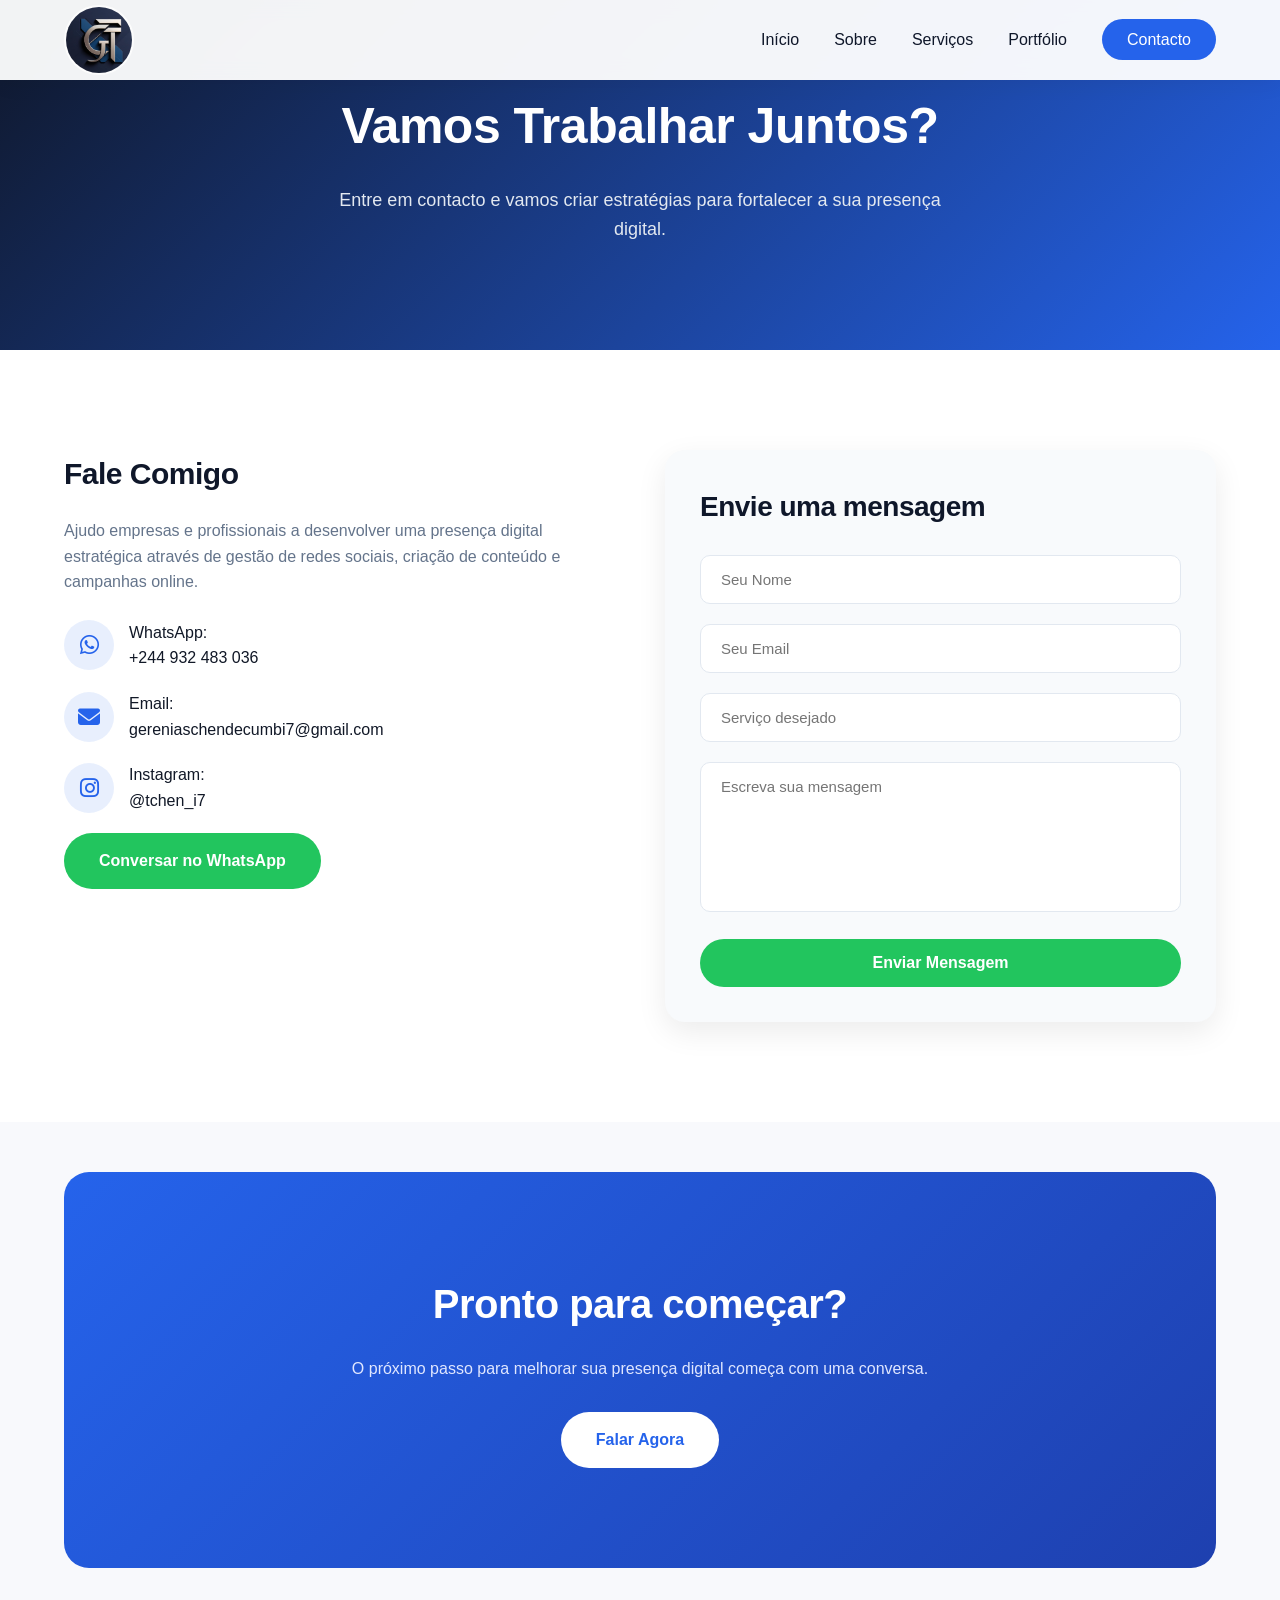
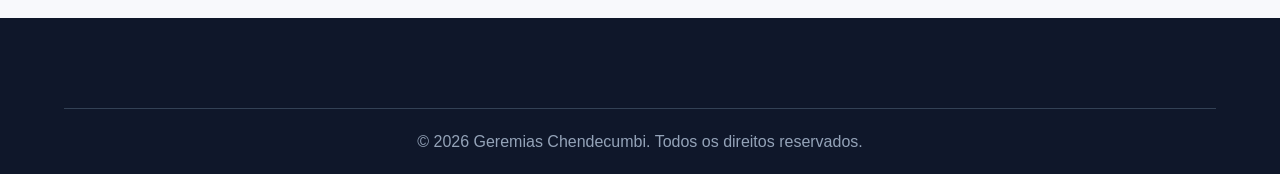
<file: contato.html>
<!DOCTYPE html>
<html lang="pt">


<head>


<meta charset="UTF-8">


<meta name="viewport" content="width=device-width, initial-scale=1.0">


<title>Contacto | Marketing Digital em Angola - Geremias Chendecumbi</title>


<meta name="description" content="Entre em contacto com Geremias Chendecumbi para serviços de Marketing Digital, Gestão de Redes Sociais e Tráfego Pago.">

<meta name="keywords" content="
Contacto Gestor de Redes Sociais,
Serviços Marketing Digital Angola,
Consultoria Digital
">


<link rel="stylesheet" href="style.css">


<link rel="stylesheet" href="https://cdnjs.cloudflare.com/ajax/libs/font-awesome/6.5.0/css/all.min.css">


</head>




<body>




<header>


<nav class="navbar container">


<a href="index.html" class="logo">

<img
src="imagem/Logo6.jpg"
alt="Geremias Tchen" loading="lazy">

</a>



<ul class="menu">


<li>
<a href="index.html">
Início
</a>
</li>


<li>
<a href="sobre.html">
Sobre
</a>
</li>


<li>
<a href="servicos.html">
Serviços
</a>
</li>


<li>
<a href="portfolio.html">
Portfólio
</a>
</li>


<li>
<a href="contato.html" class="nav-btn">
Contacto
</a>
</li>


</ul>



<div class="menu-toggle">

<i class="fas fa-bars"></i>

</div>



</nav>


</header>








<!-- HERO DA PÁGINA -->


<section class="page-header">


<div class="container">


<h1>
Vamos Trabalhar Juntos?
</h1>


<p>
Entre em contacto e vamos criar estratégias para fortalecer a sua presença digital.
</p>


</div>


</section>









<!-- CONTACTO -->


<section class="contact">


<div class="container">



<div class="contact-content">





<div class="contact-info">


<h3>
Fale Comigo
</h3>



<p>

Ajudo empresas e profissionais a desenvolver uma presença digital estratégica através de gestão de redes sociais, criação de conteúdo e campanhas online.

</p>







<div class="contact-item">


<div class="contact-icon">

<i class="fab fa-whatsapp"></i>

</div>


<span>
WhatsApp:
<br>
+244 932 483 036
</span>


</div>








<div class="contact-item">


<div class="contact-icon">

<i class="fas fa-envelope"></i>

</div>


<span>

Email:
<br>
gereniaschendecumbi7@gmail.com

</span>


</div>








<div class="contact-item">


<div class="contact-icon">

<i class="fab fa-instagram"></i>

</div>


<span>

Instagram:
<br>
@tchen_i7

</span>


</div>



<a 
href="https://wa.me/244932483036" 
target="_blank"
class="btn btn-primary">

Conversar no WhatsApp

</a>



</div>


<!-- FORMULÁRIO -->


<div class="contact-form">


<h3>
Envie uma mensagem
</h3>


<form action="https://formspree.io/f/xaqrozrn" method="POST">

<input type="hidden" name="_next" value="obrigado.html">


<div class="form-group">

<input 
type="text"
name="nome"
placeholder="Seu Nome"
required>

</div>



<div class="form-group">

<input 
type="email"
name="email"
placeholder="Seu Email"
required>

</div>



<div class="form-group">

<input 
type="text"
name="servico"
placeholder="Serviço desejado">

</div>



<div class="form-group">

<textarea 
name="mensagem"
placeholder="Escreva sua mensagem">
</textarea>

</div>



<button 
type="submit" 
class="btn btn-primary">

Enviar Mensagem

</button>


</form>


</div>





</div>


</div>


</section>



<!-- CTA -->


<section class="cta">

<div class="container">


<h2>
Pronto para começar?
</h2>


<p>
O próximo passo para melhorar sua presença digital começa com uma conversa.
</p>



<a href="https://wa.me/244932483036" class="btn btn-primary">

Falar Agora

</a>


</div>

</section>





<footer>


<div class="container">


<div class="footer-bottom">


<p>
© 2026 Geremias Chendecumbi. Todos os direitos reservados.
</p>


</div>


</div>


</footer>


<script src="JS/script.js"></script>



</body>


</html>
</file>
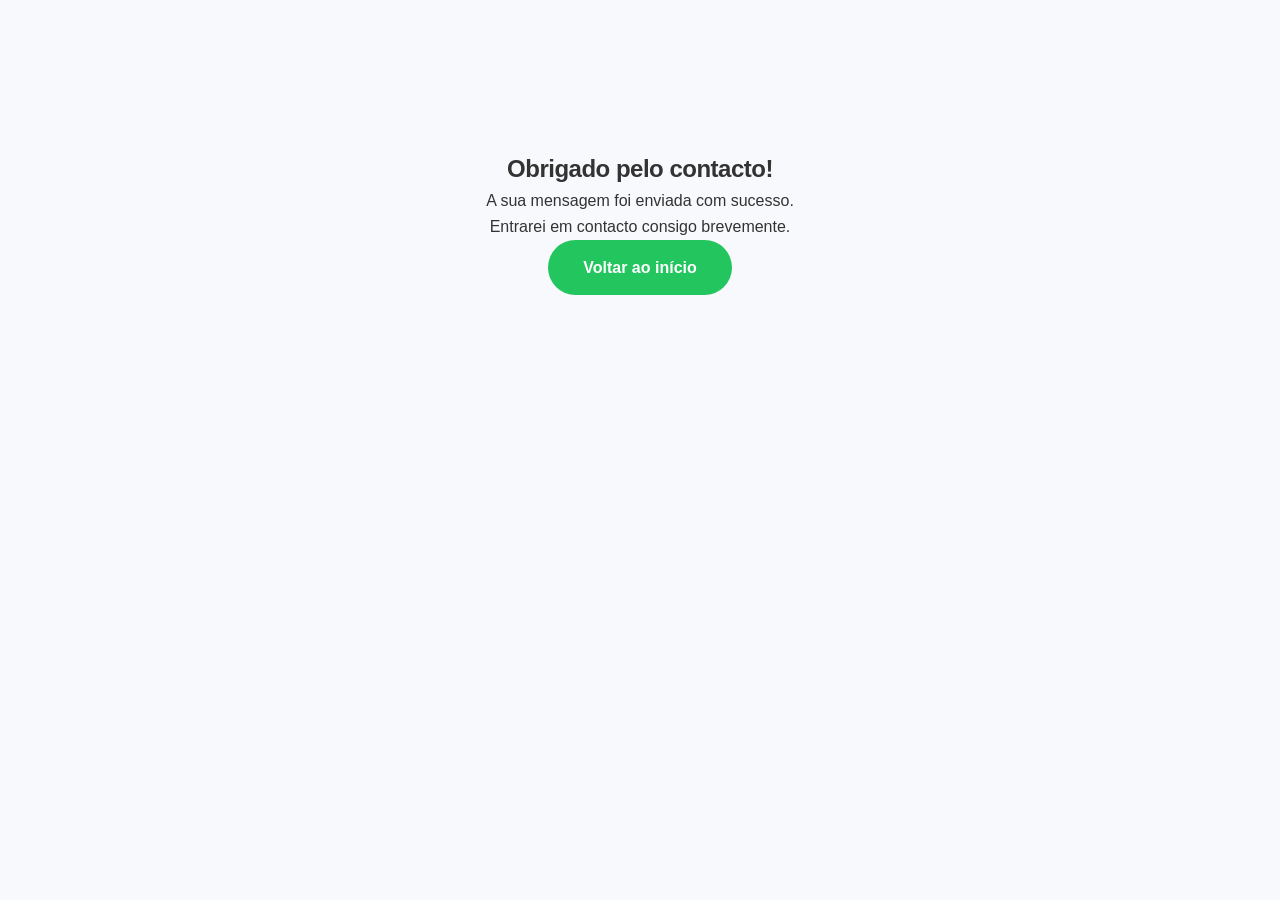
<file: obrigado.html>
<!DOCTYPE html>
<html lang="pt">

<head>

<meta charset="UTF-8">

<meta name="viewport" content="width=device-width, initial-scale=1.0">

<title>Obrigado | Geremias Chendecumbi</title>

<link rel="stylesheet" href="style.css">

</head>


<body>


<section class="page-section">


<div class="container text-center">


<h1>
Obrigado pelo contacto!
</h1>


<p>
A sua mensagem foi enviada com sucesso.
</p>


<p>
Entrarei em contacto consigo brevemente.
</p>


<a href="index.html" class="btn btn-primary">
Voltar ao início
</a>


</div>


</section>



</body>

</html>
</file>
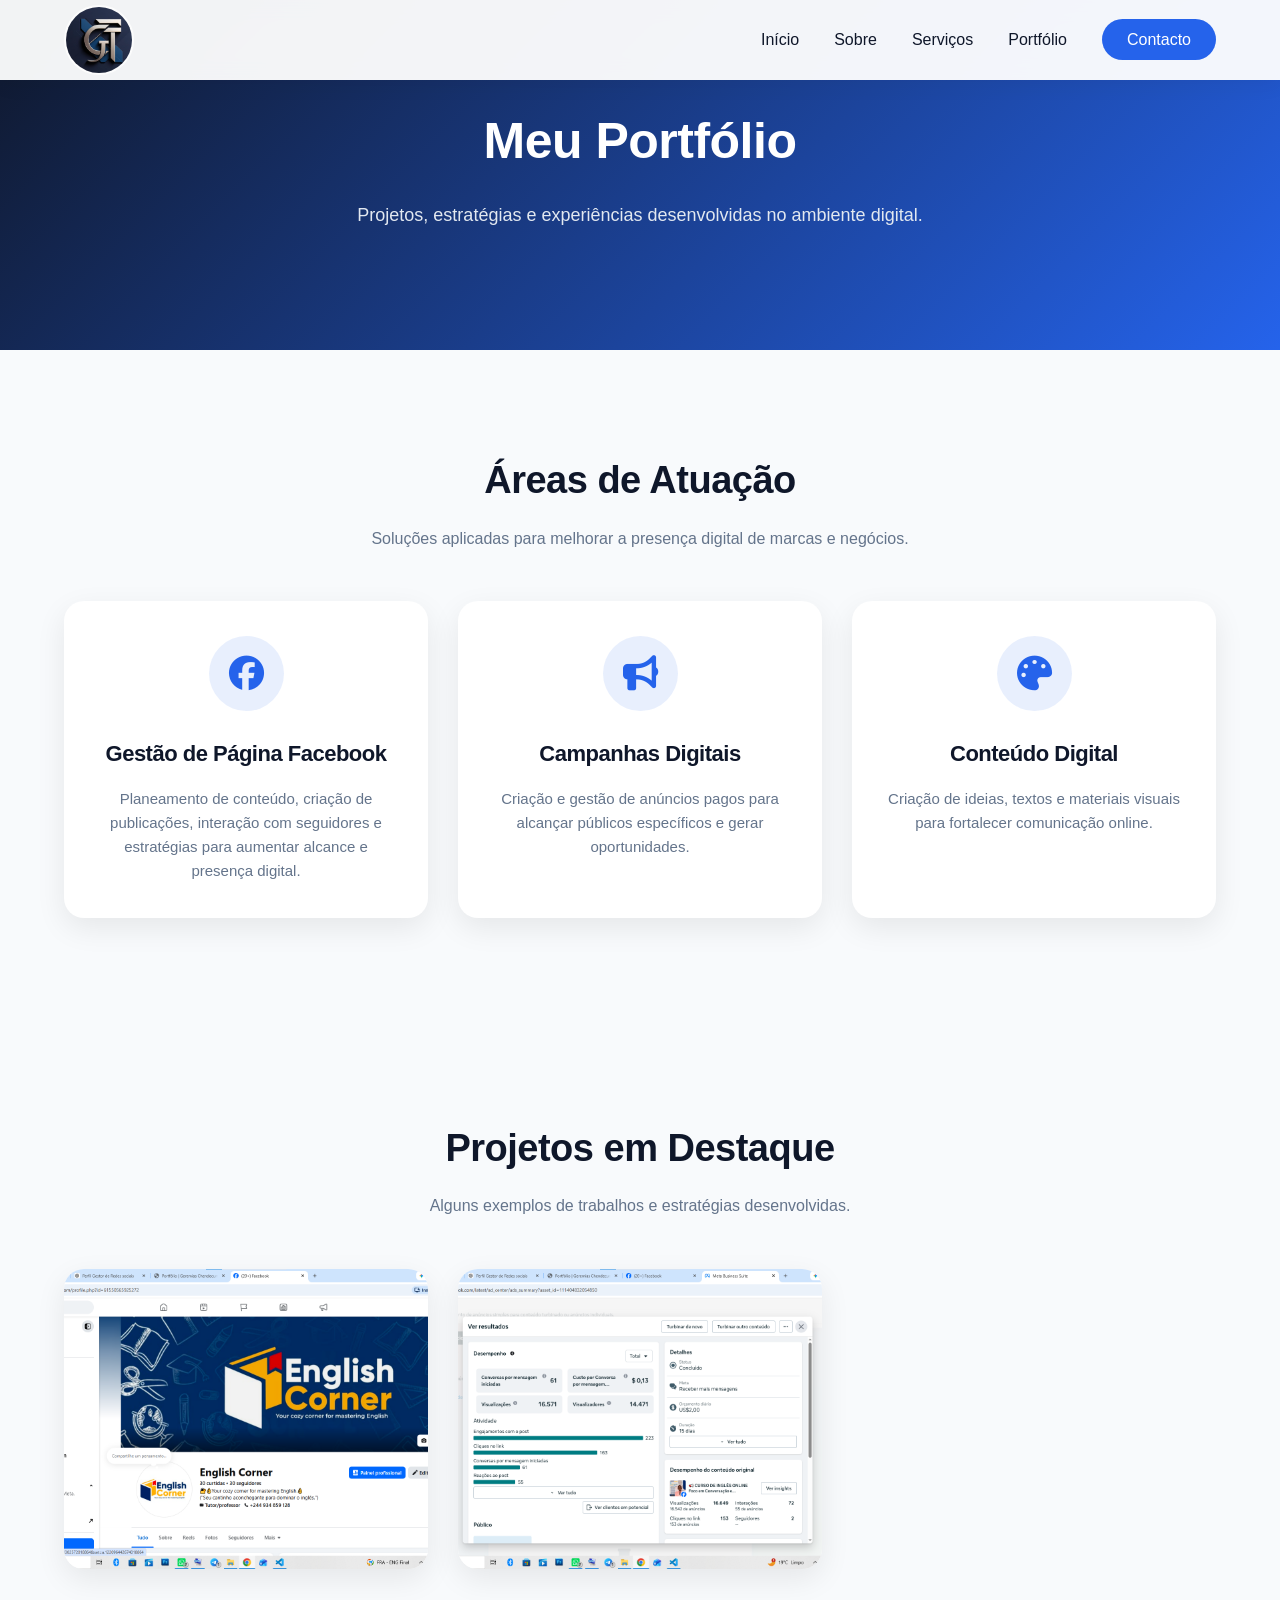
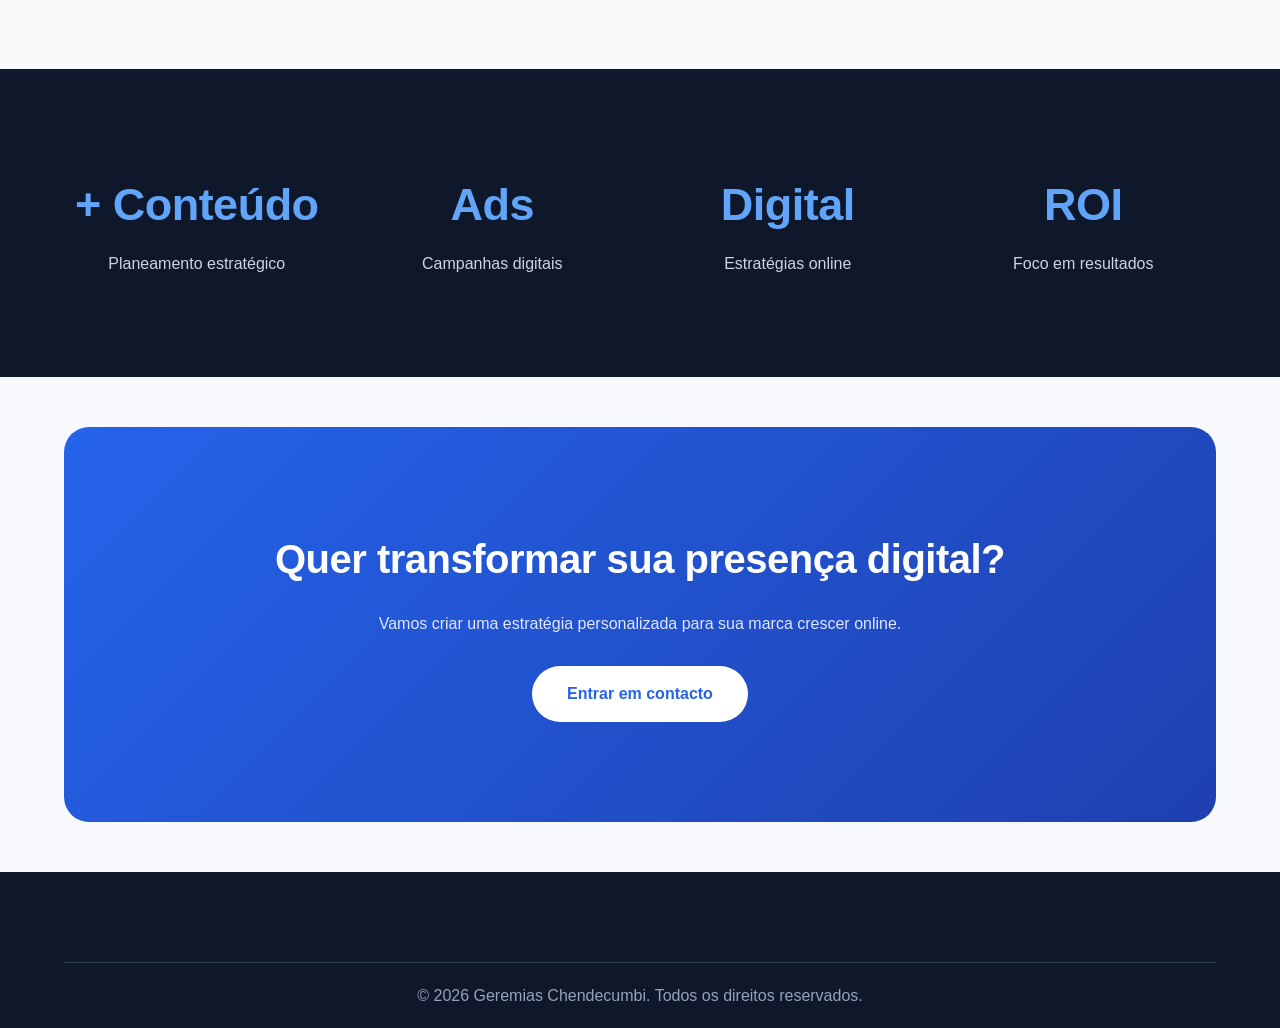
<file: portfolio.html>
<!DOCTYPE html>
<html lang="pt">

<head>

<meta charset="UTF-8">

<meta name="viewport" content="width=device-width, initial-scale=1.0">


<title>Portfólio | Geremias Chendecumbi</title>


<meta name="description" content="Portfólio de Geremias Chendecumbi - Projetos de Gestão de Redes Sociais, Tráfego Pago e Marketing Digital.">

<meta name="keywords" content="
Portfólio Marketing Digital,
Gestão de Redes Sociais,
Campanhas Facebook Ads,
Criação de Conteúdo
">


<link rel="stylesheet" href="style.css">


<link rel="stylesheet" href="https://cdnjs.cloudflare.com/ajax/libs/font-awesome/6.5.0/css/all.min.css">


</head>


<body>



<header>


<nav class="navbar container">


<a href="index.html" class="logo">

<img
src="imagem/Logo6.jpg"
alt="Geremias Tchen" loading="lazy">

</a>



<ul class="menu">


<li>
<a href="index.html">
Início
</a>
</li>


<li>
<a href="sobre.html">
Sobre
</a>
</li>


<li>
<a href="servicos.html">
Serviços
</a>
</li>


<li>
<a href="portfolio.html">
Portfólio
</a>
</li>


<li>
<a href="contato.html" class="nav-btn">
Contacto
</a>
</li>


</ul>


<div class="menu-toggle">

<i class="fas fa-bars"></i>

</div>


</nav>


</header>







<!-- CABEÇALHO -->


<section class="page-header">


<div class="container">


<h1>
Meu Portfólio
</h1>


<p>
Projetos, estratégias e experiências desenvolvidas no ambiente digital.
</p>


</div>


</section>








<!-- EXPERIÊNCIA -->


<section class="services">


<div class="container">



<div class="section-title">


<h2>
Áreas de Atuação
</h2>


<p>
Soluções aplicadas para melhorar a presença digital de marcas e negócios.
</p>


</div>





<div class="services-grid">





<div class="service-card">


<div class="service-icon">

<i class="fab fa-facebook"></i>

</div>


<h3>
Gestão de Página Facebook
</h3>

<p>
Planeamento de conteúdo, criação de publicações, interação com seguidores e estratégias para aumentar alcance e presença digital.
</p>


</div>








<div class="service-card">


<div class="service-icon">

<i class="fas fa-bullhorn"></i>

</div>


<h3>
Campanhas Digitais
</h3>


<p>
Criação e gestão de anúncios pagos para alcançar públicos específicos e gerar oportunidades.
</p>


</div>








<div class="service-card">


<div class="service-icon">

<i class="fas fa-palette"></i>

</div>


<h3>
Conteúdo Digital
</h3>

<p>
Criação de ideias, textos e materiais visuais para fortalecer comunicação online.
</p>


</div>






</div>


</div>


</section>








<!-- PROJETOS -->


<section class="portfolio">


<div class="container">


<div class="section-title">


<h2>
Projetos em Destaque
</h2>


<p>
Alguns exemplos de trabalhos e estratégias desenvolvidas.
</p>


</div>







<div class="portfolio-grid">





<div class="portfolio-card">


<img src="imagens/gestao-redes-sociais-facebook.jpg.png" 
alt="Gestão de Página Facebook">


<div class="portfolio-overlay">


<h3>
Gestão de Redes Sociais
</h3>


<p>
Planeamento de conteúdo e crescimento de página.
</p>

<a href="contato.html" class="btn btn-primary">
Solicitar Projeto
</a>


</div>


</div>







<div class="portfolio-card">


<img src="imagens/anuncio-jpg.png" 
alt="Campanha de Tráfego Pago">


<div class="portfolio-overlay">


<h3>
Campanhas Facebook Ads
</h3>

<p>
Definição de público-alvo, criação de anúncios, análise de métricas e otimização das campanhas.
</p>

<a href="contato.html" class="btn btn-primary">
Solicitar Projeto
</a>


</div>


</div>






</div>



</div>


</section>





<!-- RESULTADOS -->


<section class="stats">


<div class="container">


<div class="stats-grid">



<div class="stat-box">

<h3>
+ Conteúdo
</h3>

<p>
Planeamento estratégico</p>

</div>




<div class="stat-box">

<h3>
Ads
</h3>

<p>
Campanhas digitais</p>

</div>




<div class="stat-box">

<h3>
Digital
</h3>

<p>
Estratégias online</p>

</div>




<div class="stat-box">

<h3>
ROI
</h3>

<p>
Foco em resultados</p>

</div>




</div>


</div>


</section>









<!-- CTA -->


<section class="cta">

<div class="container">

<h2>
Quer transformar sua presença digital?
</h2>

<p>
Vamos criar uma estratégia personalizada para sua marca crescer online.
</p>

<a href="contato.html" class="btn btn-primary">
Entrar em contacto
</a>

</div>

</section>








<footer>


<div class="container">


<div class="footer-bottom">


<p>
© 2026 Geremias Chendecumbi. Todos os direitos reservados.
</p>


</div>


</div>


</footer>

<script src="JS/script.js"></script>


</body>


</html>
</file>
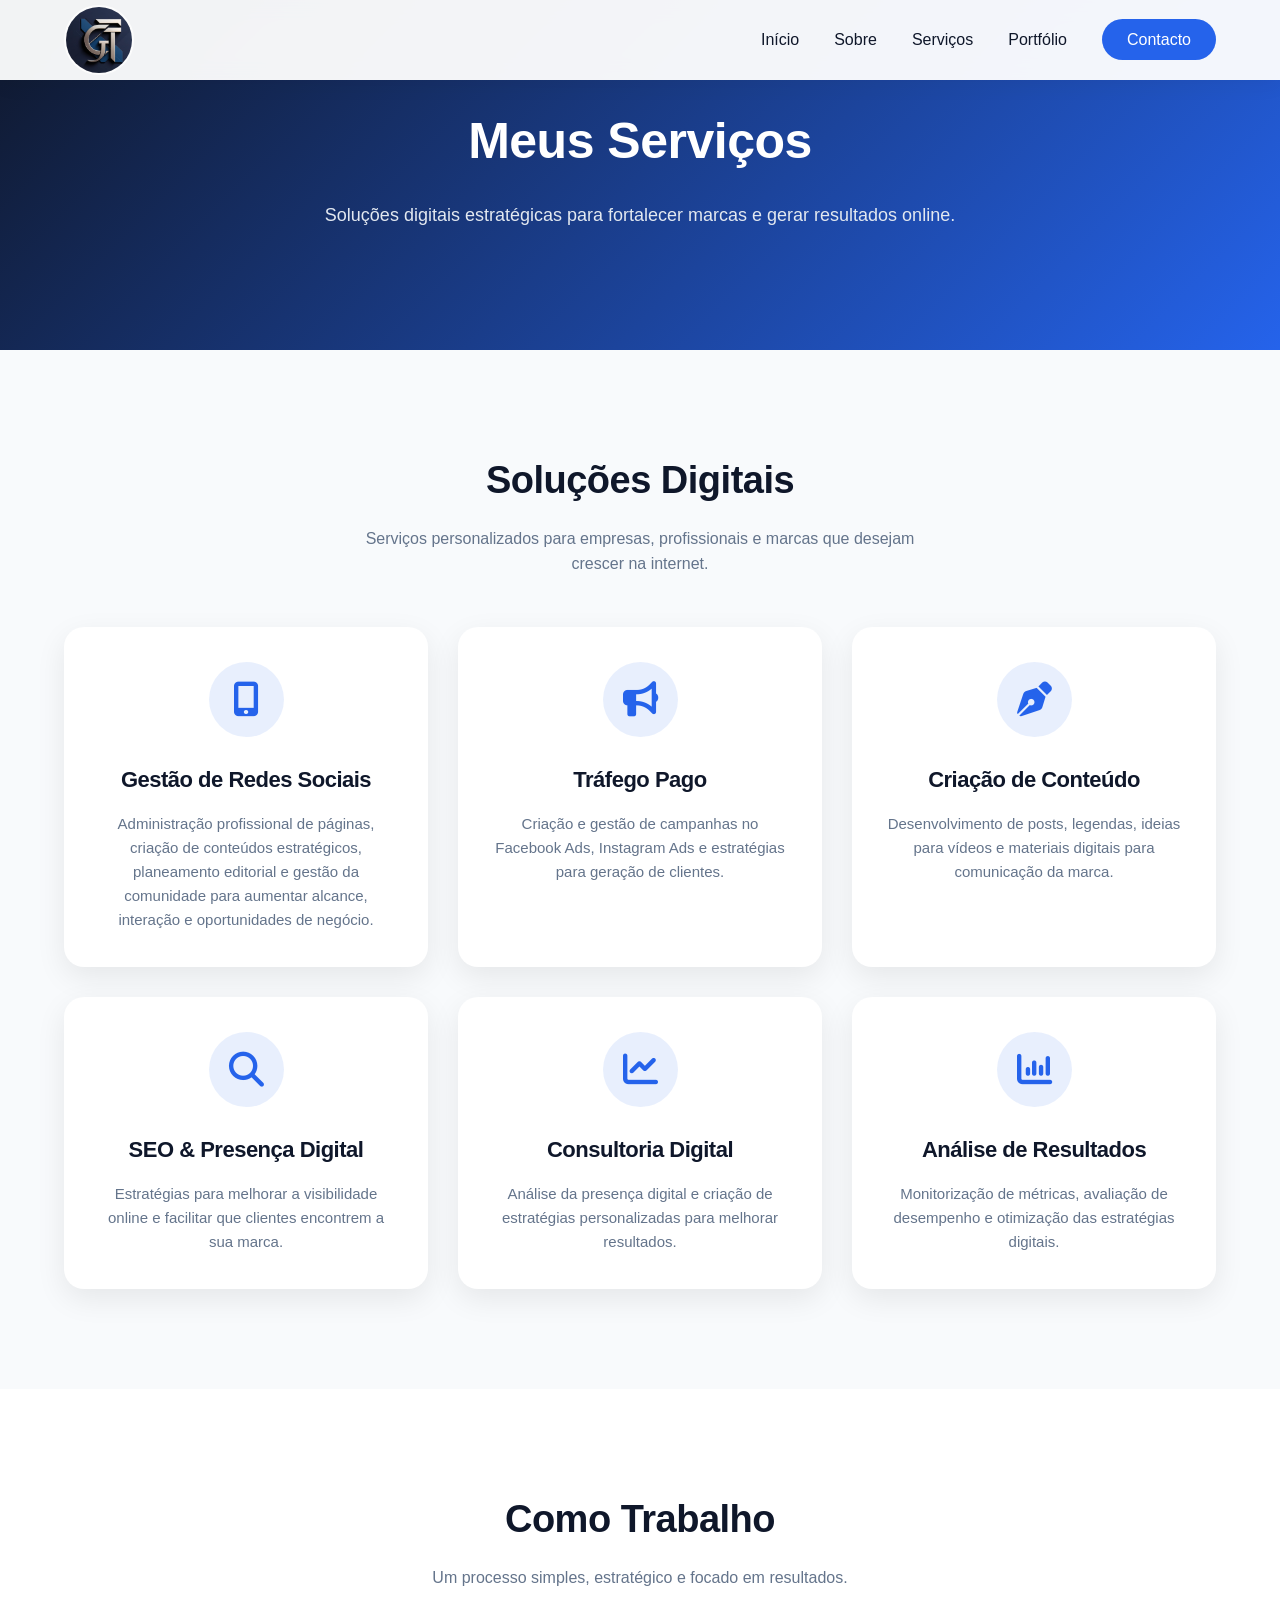
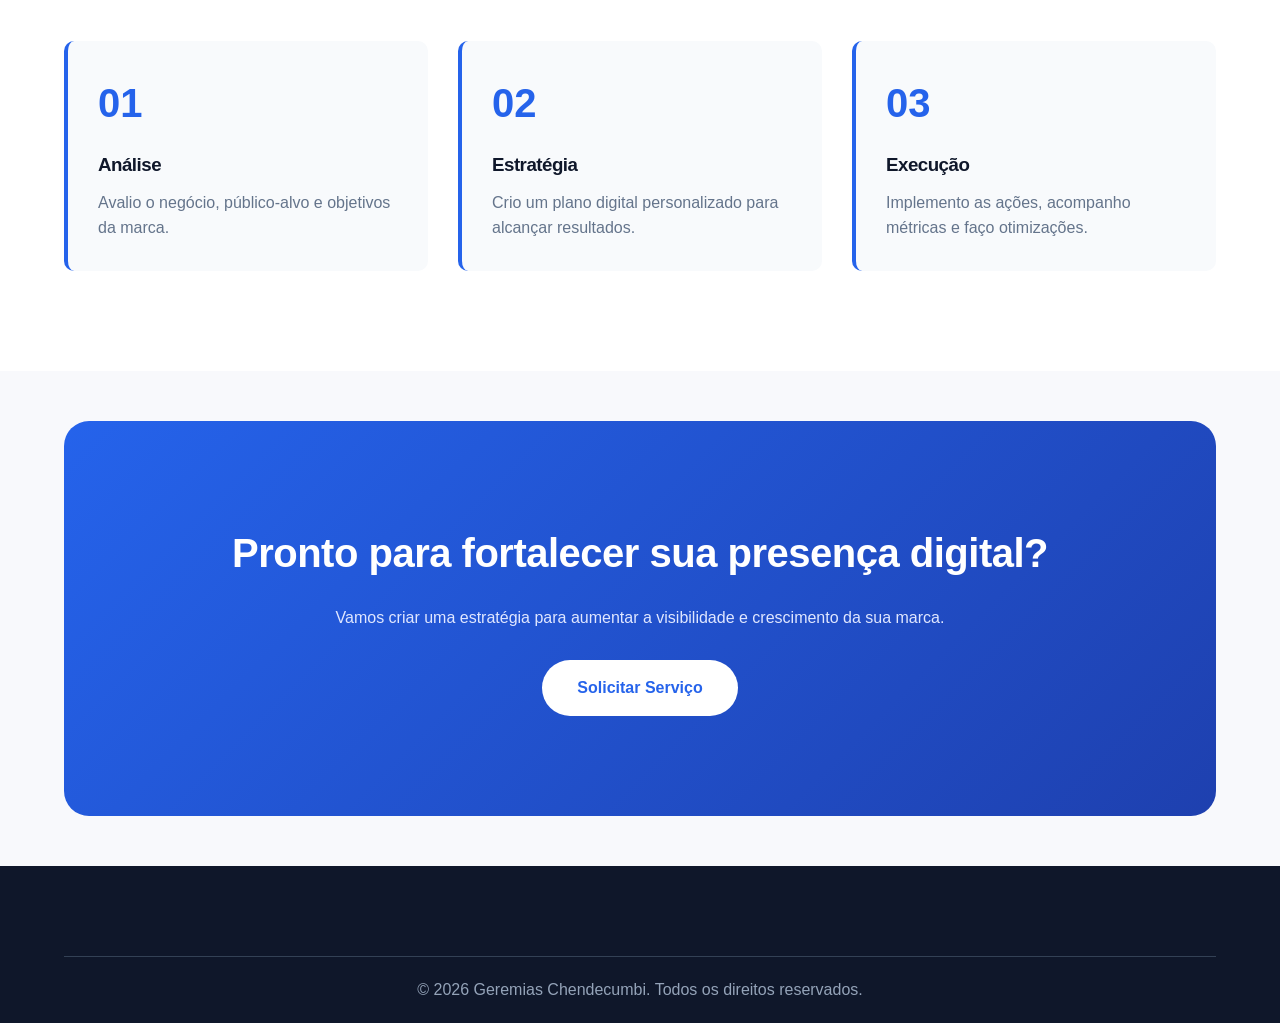
<file: servicos.html>
<!DOCTYPE html>
<html lang="pt">

<head>

<meta charset="UTF-8">

<meta name="viewport" content="width=device-width, initial-scale=1.0">

<title>Serviços | Geremias Chendecumbi</title>

<meta name="description" content="Serviços de Gestão de Redes Sociais, Tráfego Pago, Criação de Conteúdo e Marketing Digital.">
<meta name="keywords" content="
Gestão de Redes Sociais,
Marketing Digital Angola,
Facebook Ads,
Tráfego Pago,
Criação de Conteúdo
">

<link rel="stylesheet" href="style.css">


<link rel="stylesheet" href="https://cdnjs.cloudflare.com/ajax/libs/font-awesome/6.5.0/css/all.min.css">


</head>


<body>



<header>

<nav class="navbar container">


<a href="index.html" class="logo">

<img
src="imagem/Logo6.jpg"
alt="Geremias Tchen" loading="lazy">

</a>



<ul class="menu">


<li>
<a href="index.html">
Início
</a>
</li>


<li>
<a href="sobre.html">
Sobre
</a>
</li>


<li>
<a href="servicos.html">
Serviços
</a>
</li>


<li>
<a href="portfolio.html">
Portfólio
</a>
</li>


<li>
<a href="contato.html" class="nav-btn">
Contacto
</a>
</li>


</ul>


<div class="menu-toggle">
<i class="fas fa-bars"></i>
</div>


</nav>


</header>





<!-- HERO INTERNO -->


<section class="page-header">


<div class="container">


<h1>
Meus Serviços
</h1>


<p>
Soluções digitais estratégicas para fortalecer marcas e gerar resultados online.
</p>


</div>


</section>




<!-- SERVIÇOS -->


<section class="services">


<div class="container">


<div class="section-title">


<h2>
Soluções Digitais
</h2>


<p>
Serviços personalizados para empresas, profissionais e marcas que desejam crescer na internet.
</p>


</div>





<div class="services-grid">





<div class="service-card">


<div class="service-icon">

<i class="fas fa-mobile-screen-button"></i>

</div>


<h3>
Gestão de Redes Sociais
</h3>


<p>
Administração profissional de páginas, criação de conteúdos estratégicos, planeamento editorial e gestão da comunidade para aumentar alcance, interação e oportunidades de negócio.
</p>


</div>







<div class="service-card">


<div class="service-icon">

<i class="fas fa-bullhorn"></i>

</div>


<h3>
Tráfego Pago
</h3>


<p>
Criação e gestão de campanhas no Facebook Ads, Instagram Ads e estratégias para geração de clientes.
</p>


</div>







<div class="service-card">


<div class="service-icon">

<i class="fas fa-pen-nib"></i>

</div>


<h3>
Criação de Conteúdo
</h3>


<p>
Desenvolvimento de posts, legendas, ideias para vídeos e materiais digitais para comunicação da marca.
</p>


</div>







<div class="service-card">


<div class="service-icon">

<i class="fas fa-search"></i>

</div>


<h3>
SEO & Presença Digital
</h3>


<p>
Estratégias para melhorar a visibilidade online e facilitar que clientes encontrem a sua marca.
</p>


</div>







<div class="service-card">


<div class="service-icon">

<i class="fas fa-chart-line"></i>

</div>


<h3>
Consultoria Digital
</h3>


<p>
Análise da presença digital e criação de estratégias personalizadas para melhorar resultados.
</p>


</div>







<div class="service-card">


<div class="service-icon">

<i class="fas fa-chart-column"></i>

</div>


<h3>
Análise de Resultados
</h3>


<p>
Monitorização de métricas, avaliação de desempenho e otimização das estratégias digitais.
</p>


</div>






</div>


</div>


</section>








<!-- PROCESSO -->

<section class="process">


<div class="container">


<div class="section-title">


<h2>
Como Trabalho
</h2>


<p>
Um processo simples, estratégico e focado em resultados.
</p>


</div>





<div class="process-grid">



<div class="process-item">


<div class="process-number">
01
</div>


<h3>
Análise
</h3>


<p>
Avalio o negócio, público-alvo e objetivos da marca.
</p>


</div>





<div class="process-item">


<div class="process-number">
02
</div>


<h3>
Estratégia
</h3>


<p>
Crio um plano digital personalizado para alcançar resultados.
</p>


</div>





<div class="process-item">


<div class="process-number">
03
</div>


<h3>
Execução
</h3>


<p>
Implemento as ações, acompanho métricas e faço otimizações.
</p>


</div>




</div>


</div>


</section>








<!-- CTA -->


<section class="cta">

<div class="container">


<h2>
Pronto para fortalecer sua presença digital?
</h2>


<p>
Vamos criar uma estratégia para aumentar a visibilidade e crescimento da sua marca.
</p>


<a href="contato.html" class="btn btn-primary">

Solicitar Serviço

</a>


</div>

</section>






<footer>


<div class="container">


<div class="footer-bottom">


<p>
© 2026 Geremias Chendecumbi. Todos os direitos reservados.
</p>


</div>


</div>


</footer>

<script src="JS/script.js"></script>


</body>

</html>
</file>
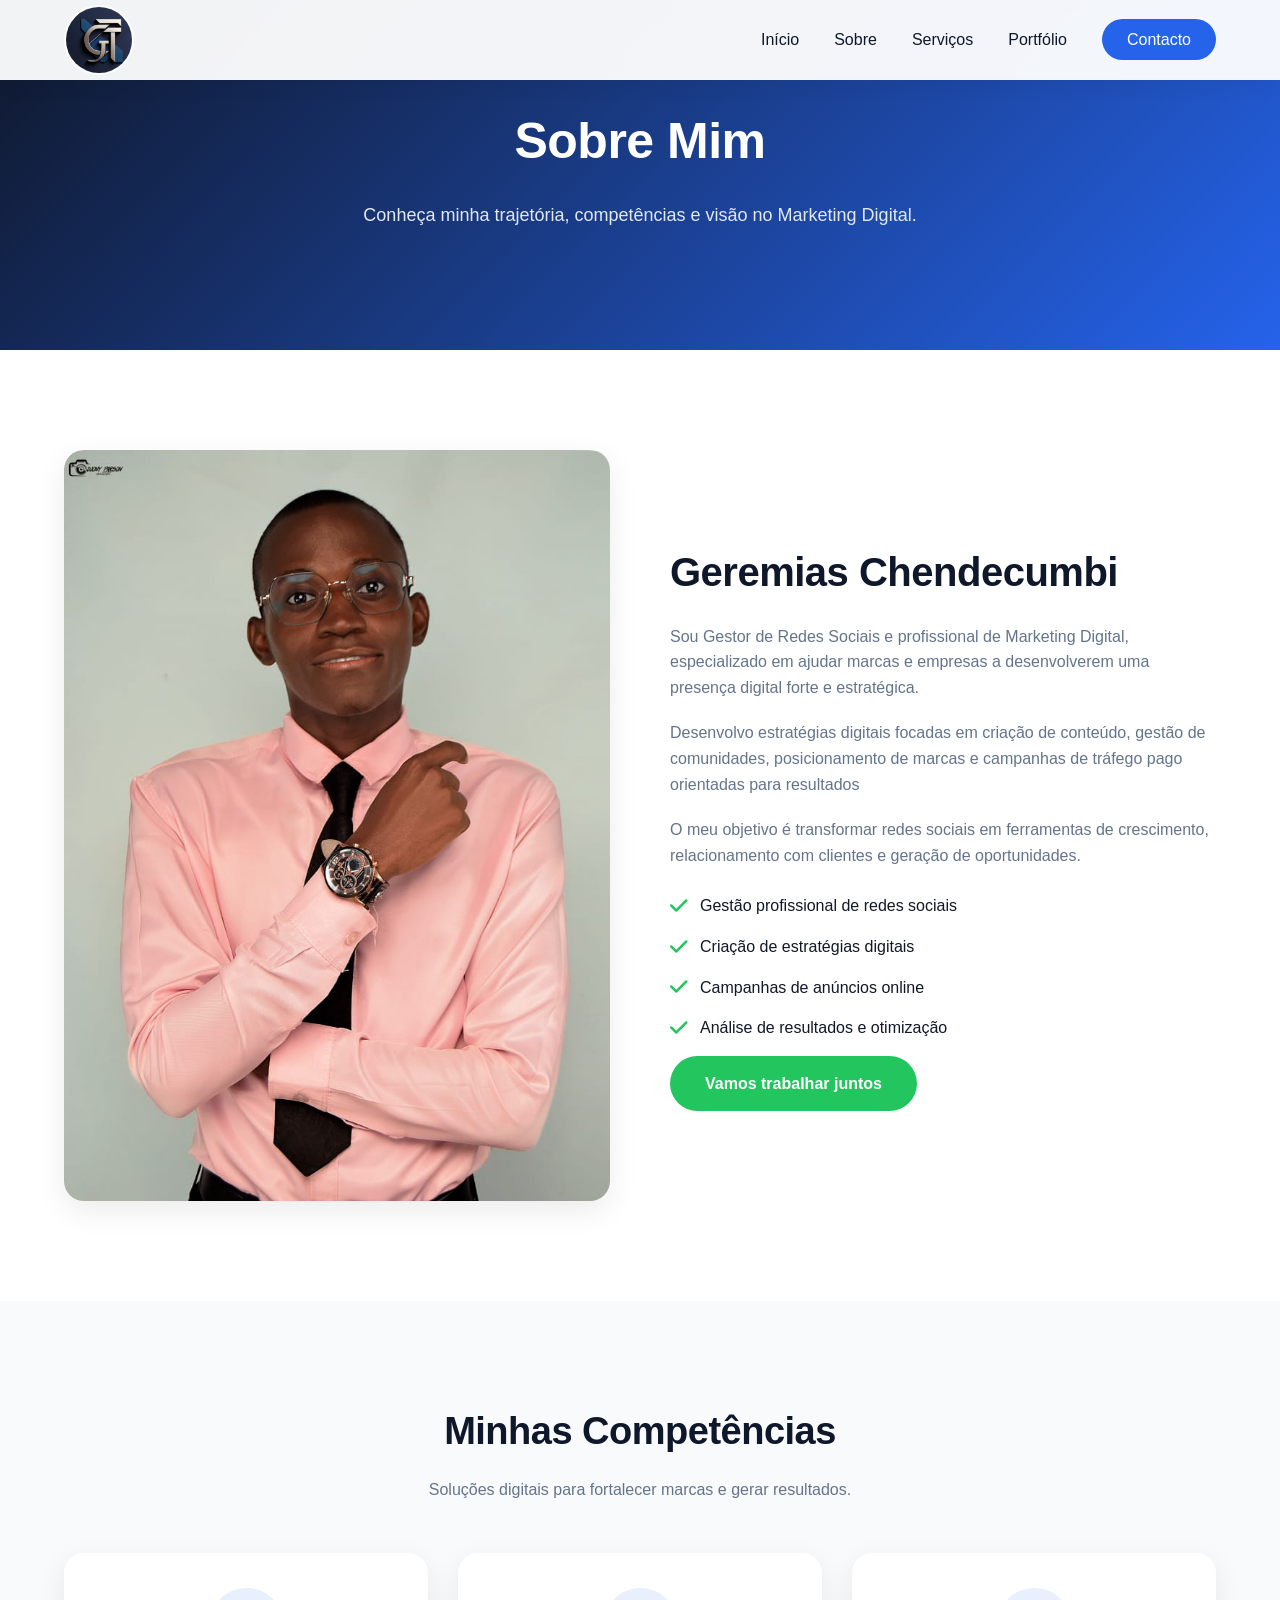
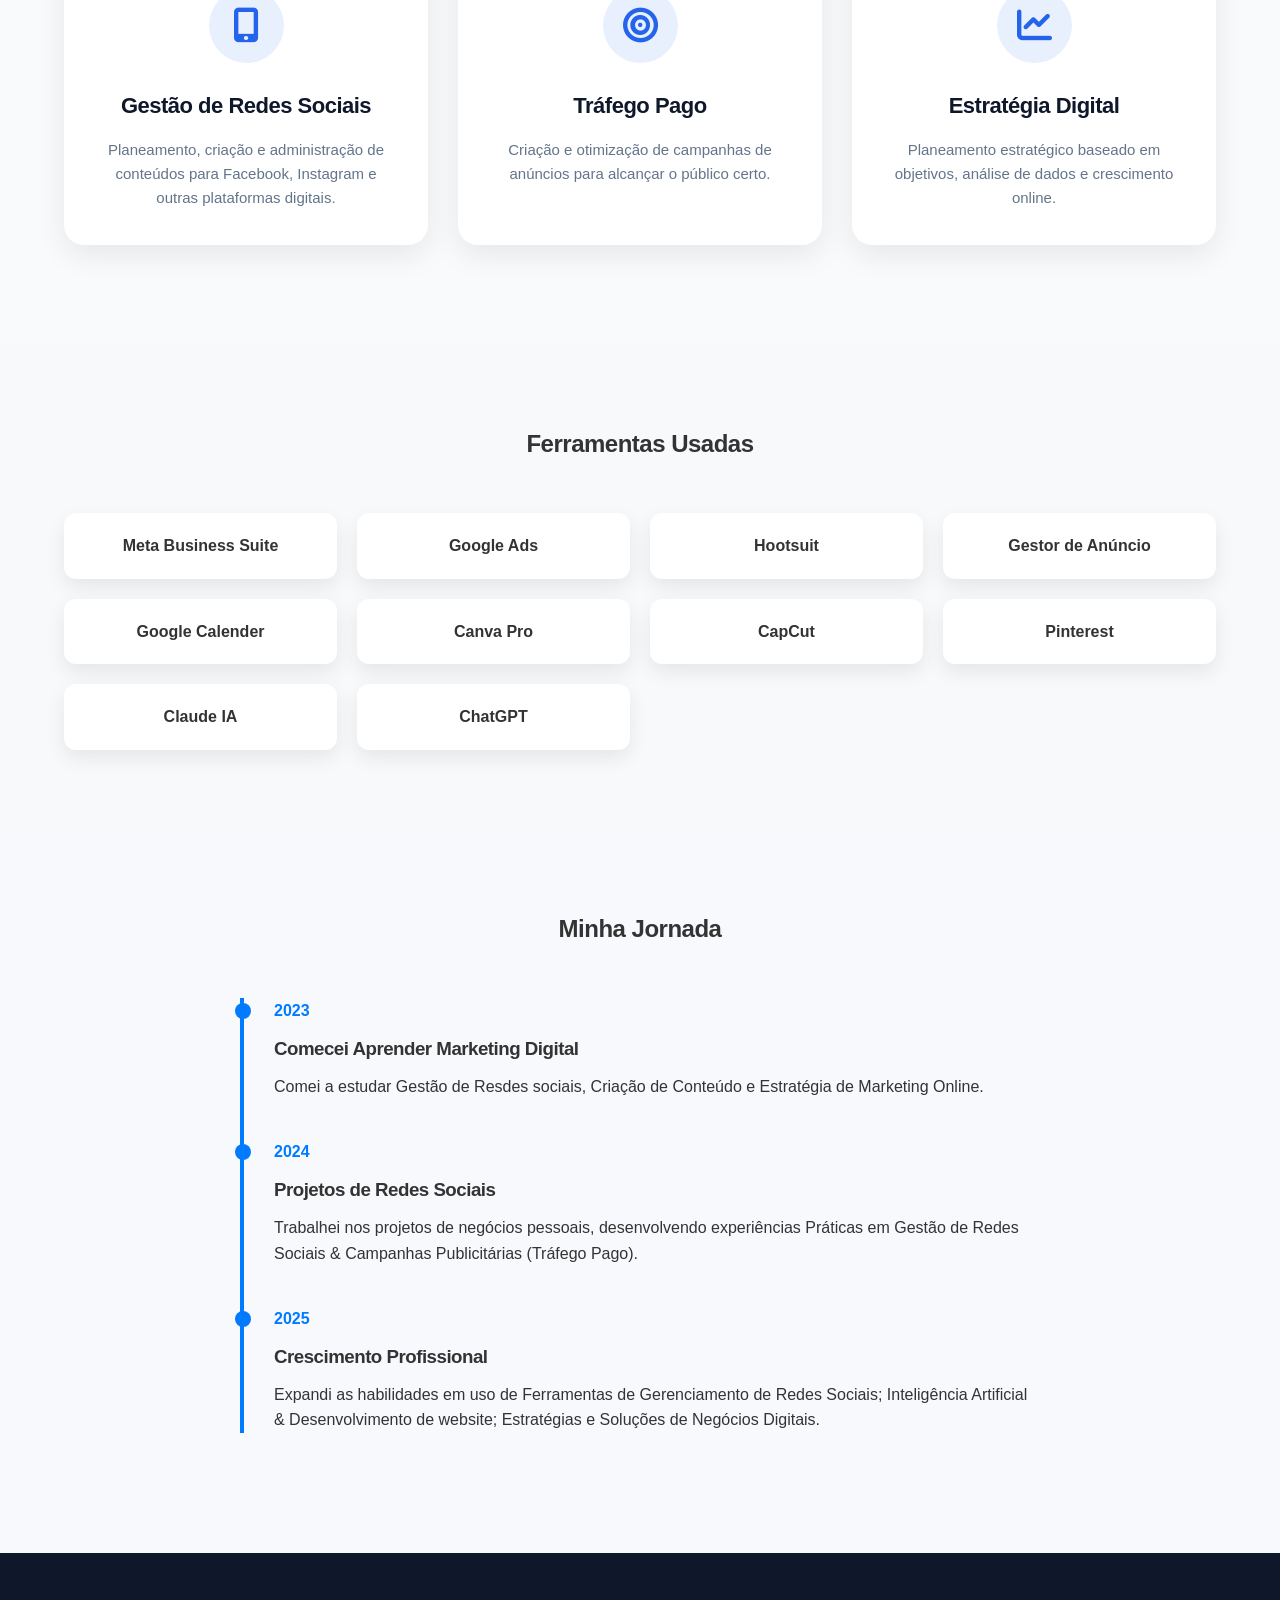
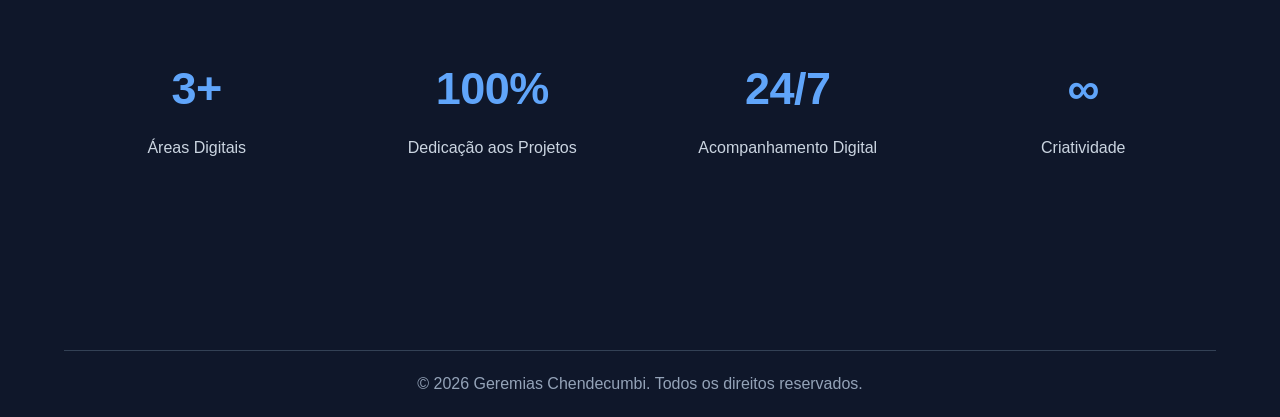
<file: sobre.html>
<!DOCTYPE html>
<html lang="pt">

<head>

<meta charset="UTF-8">

<meta name="viewport" content="width=device-width, initial-scale=1.0">

<title>Sobre Mim | Geremias Chendecumbi</title>

<meta name="description" content="Conheça Geremias Chendecumbi, Gestor de Redes Sociais e especialista em Marketing Digital.">

<meta name="keywords" content="
Geremias Chendecumbi,
Gestor de Redes Sociais,
Especialista em Marketing Digital,
Marketing Digital Angola
">

<link rel="stylesheet" href="style.css">


<link rel="stylesheet" href="https://cdnjs.cloudflare.com/ajax/libs/font-awesome/6.5.0/css/all.min.css">

</head>


<body>


<header>

<nav class="navbar container">


<a href="index.html" class="logo">

<img
src="imagem/Logo6.jpg"
alt="Geremias Tchen" loading="lazy">

</a>


<ul class="menu">


<li>
<a href="index.html">Início</a>
</li>


<li>
<a href="sobre.html">Sobre</a>
</li>


<li>
<a href="servicos.html">Serviços</a>
</li>


<li>
<a href="portfolio.html">Portfólio</a>
</li>


<li>
<a href="contato.html" class="nav-btn">
Contacto
</a>
</li>


</ul>


<div class="menu-toggle">
<i class="fas fa-bars"></i>
</div>


</nav>

</header>





<!-- CABEÇALHO DA PÁGINA -->


<section class="page-header">


<div class="container">


<h1>
Sobre Mim
</h1>


<p>
Conheça minha trajetória, competências e visão no Marketing Digital.
</p>


</div>


</section>


<!-- SOBRE -->

<section class="about">

<div class="container">

<div class="about-content">


<div class="about-image">

<img src="imagem/Geremias.jpg" alt="Geremias Chendecumbi">

</div>



<div class="about-text">

<h2>
Geremias Chendecumbi
</h2>

<p>
Sou Gestor de Redes Sociais e profissional de Marketing Digital,
especializado em ajudar marcas e empresas a desenvolverem uma presença digital forte e estratégica.
</p>

<p>
Desenvolvo estratégias digitais focadas em criação de conteúdo,
gestão de comunidades, posicionamento de marcas e campanhas de tráfego pago orientadas para resultados
</p>


<p>
O meu objetivo é transformar redes sociais em ferramentas de crescimento,
relacionamento com clientes e geração de oportunidades.
</p>



<ul class="about-list">

<li>
<i class="fas fa-check"></i>
Gestão profissional de redes sociais
</li>


<li>
<i class="fas fa-check"></i>
Criação de estratégias digitais
</li>


<li>
<i class="fas fa-check"></i>
Campanhas de anúncios online
</li>


<li>
<i class="fas fa-check"></i>
Análise de resultados e otimização
</li>


</ul>



<a href="contato.html" class="btn btn-primary">

Vamos trabalhar juntos

</a>



</div>


</div>


</div>


</section>






<!-- COMPETÊNCIAS -->


<section class="services">


<div class="container">


<div class="section-title">


<h2>
Minhas Competências
</h2>


<p>
Soluções digitais para fortalecer marcas e gerar resultados.
</p>


</div>




<div class="services-grid">


<div class="service-card">

<div class="service-icon">

<i class="fas fa-mobile-alt"></i>

</div>


<h3>
Gestão de Redes Sociais
</h3>

<p>
Planeamento, criação e administração de conteúdos para Facebook, Instagram e outras plataformas digitais.
</p>

</div>



<div class="service-card">

<div class="service-icon">

<i class="fas fa-bullseye"></i>

</div>


<h3>
Tráfego Pago
</h3>

<p>
Criação e otimização de campanhas de anúncios para alcançar o público certo.
</p>

</div>



<div class="service-card">

<div class="service-icon">

<i class="fas fa-chart-line"></i>

</div>


<h3>
Estratégia Digital
</h3>

<p>
Planeamento estratégico baseado em objetivos, análise de dados e crescimento online.
</p>

</div>


</div>

</div>

</section>


<section class="tools-section">
    <div class="container">

        <h2 class="section-title">Ferramentas Usadas</h2>

        <div class="tools-grid">

            <div class="tool-card">Meta Business Suite</div>
            <div class="tool-card">Google Ads</div>
            <div class="tool-card">Hootsuit</div>
            <div class="tool-card">Gestor de Anúncio</div>
            <div class="tool-card">Google Calender</div>
            <div class="tool-card">Canva Pro</div>
            <div class="tool-card">CapCut</div>
            <div class="tool-card">Pinterest</div>
            <div class="tool-card">Claude IA</div>
            <div class="tool-card">ChatGPT</div>

        </div>

    </div>
</section>


<section class="timeline-section">
    <div class="container">

        <h2 class="section-title">Minha Jornada</h2>

        <div class="timeline">

            <div class="timeline-item">
                <span class="year">2023</span>
                <h3>Comecei Aprender Marketing Digital</h3>
                <p>Comei a estudar Gestão de Resdes sociais, Criação de Conteúdo e Estratégia de Marketing Online.</p>
            </div>

            <div class="timeline-item">
                <span class="year">2024</span>
                <h3>Projetos de Redes Sociais</h3>
                <p>Trabalhei nos projetos de negócios pessoais, desenvolvendo experiências Práticas em
                    Gestão de Redes Sociais & Campanhas Publicitárias (Tráfego Pago).</p>
            </div>

            <div class="timeline-item">
                <span class="year">2025</span>
                <h3>Crescimento Profissional</h3>
                <p>Expandi as habilidades em uso de Ferramentas de Gerenciamento de Redes Sociais;
                    Inteligência Artificial & Desenvolvimento de website; Estratégias e Soluções de Negócios Digitais.</p>
            </div>

        </div>

    </div>
</section>





<!-- ESTATÍSTICAS -->


<section class="stats">


<div class="container">


<div class="stats-grid">


<div class="stat-box">

<h3>
3+
</h3>

<p>
Áreas Digitais</p>

</div>



<div class="stat-box">

<h3>
100%
</h3>

<p>
Dedicação aos Projetos</p>

</div>



<div class="stat-box">

<h3>
24/7
</h3>

<p>
Acompanhamento Digital</p>

</div>



<div class="stat-box">

<h3>
∞
</h3>

<p>
Criatividade</p>

</div>



</div>


</div>


</section>







<footer>


<div class="container">


<div class="footer-bottom">


<p>
© 2026 Geremias Chendecumbi. Todos os direitos reservados.
</p>


</div>


</div>


</footer>

<script src="JS/script.js"></script>

</body>

</html>
</file>
<file: style.css>
/* =====================================================
   RESET GLOBAL
===================================================== */

*{
    margin:0;
    padding:0;
    box-sizing:border-box;
}

html{
    scroll-behavior:smooth;
}

body{
    font-family:'Poppins', sans-serif;
    background:#f8f9fc;
    color:#333;
    line-height:1.6;
}

img{
    max-width:100%;
    display:block;
}

a{
    text-decoration:none;
    color:inherit;
}

ul{
    list-style:none;
}

button{
    border:none;
    cursor:pointer;
    font-family:inherit;
}


/* =====================================================
   VARIÁVEIS DO SITE
===================================================== */

:root{

    /* Cores principais */
    --primary:#2563eb;
    --secondary:#0f172a;
    --accent:#22c55e;

    /* Cores neutras */
    --white:#ffffff;
    --dark:#111827;
    --gray:#64748b;
    --light:#f1f5f9;

    /* Sombras */
    --shadow:
    0 10px 30px rgba(0,0,0,.08);

    --shadow-hover:
    0 15px 40px rgba(0,0,0,.15);

    /* Transição */
    --transition:.3s ease;

}


/* =====================================================
   CONTAINER GERAL
===================================================== */

.container{

    width:90%;
    max-width:1200px;
    margin:auto;

}


/* =====================================================
   CABEÇALHO / NAVBAR
===================================================== */

header{

    width:100%;
    position:fixed;
    top:0;
    left:0;

    z-index:99999;
    background:rgba(255,255,255,.95);
    backdrop-filter:blur(10px);
    box-shadow:0 5px 20px rgba(0,0,0,.05);

}


.navbar{

    height:80px;
    display:flex;
    justify-content:space-between;
    align-items:center;

}


/* LOGO */

.logo{

    font-size:26px;
    font-weight:800;
    color:var(--primary);

}


.logo span{
    color:var(--secondary);

}


/* MENU */

.menu{

    display:flex;
    gap:35px;
    align-items:center;

}

.menu li a{

    font-size:16px;

    font-weight:500;

    color:var(--secondary);

    position:relative;

    transition:var(--transition);

}


/* efeito hover */

.menu li a::after{

    content:"";

    position:absolute;

    width:0;

    height:3px;

    background:var(--primary);

    bottom:-8px;

    left:0;

    transition:.3s;

}


.menu li a:hover{

    color:var(--primary);

}


.menu li a:hover::after{

    width:100%;

}


/* BOTÃO DO MENU */

.nav-btn{

    background:var(--primary);

    color:white!important;

    padding:12px 25px;

    border-radius:30px;

    transition:.3s;

}


.nav-btn:hover{

    background:#1d4ed8;

    transform:translateY(-3px);

}



/* =====================================================
   MENU MOBILE
===================================================== */

.menu-toggle{

    display:none;

    font-size:28px;

    color:var(--secondary);

    cursor:pointer;

}


/* =====================================================
   SEÇÕES GERAIS
===================================================== */

section{

    padding:100px 0;

}


.section-title{

    text-align:center;

    margin-bottom:50px;

}


.section-title h2{

    font-size:38px;

    color:var(--secondary);

    margin-bottom:15px;

}


.section-title p{

    color:var(--gray);

    max-width:600px;

    margin:auto;

}

/* =====================================================
   HERO / BANNER PRINCIPAL
===================================================== */


.hero{

    min-height:100vh;

    display:flex;

    align-items:center;

    position:relative;

    overflow:hidden;

    background:

    linear-gradient(
        135deg,
        rgba(15,23,42,.95),
        rgba(37,99,235,.85)
    );

    color:white;

    padding-top:80px;

}


/* Elemento decorativo do fundo */

.hero::before{

    content:"";

    position:absolute;

    width:500px;

    height:500px;

    background:rgba(255,255,255,.08);

    border-radius:50%;

    top:-150px;

    right:-150px;

}


.hero::after{

    content:"";

    position:absolute;

    width:350px;

    height:350px;

    background:rgba(34,197,94,.15);

    border-radius:50%;

    bottom:-100px;

    left:-100px;

}



/* CONTEÚDO DO HERO */

.hero-content{

    position:relative;

    z-index:2;

    max-width:700px;

}

.hero-content{
    max-width:600px;
}

.hero-content{
    animation:fadeUp 1s ease;
}

@keyframes fadeUp{
    from{
        opacity:0;
        transform:translateY(30px);
    }

    to{
        opacity:1;
        transform:translateY(0);
    }
}

.hero-content h1{

    font-size:55px;

    line-height:1.2;

    font-weight:800;

    margin-bottom:25px;

    animation:fadeUp .8s ease;

}

.hero-content h1{
    font-size:clamp(2.8rem, 5vw, 4.5rem);
    line-height:1.15;
    font-weight:700;
}


.hero-content h1 span{

    color:#60a5fa;

}



.hero-content p{

    font-size:20px;
    color:#e2e8f0;
    margin-bottom:35px;
    max-width:600px;
    animation:fadeUp 1s ease;

}

.hero-content p{
    font-size:1.15rem;
    line-height:1.8;
    color:#d9d9d9;
    margin:20px 0;
}



/* =====================================================
   BOTÕES PRINCIPAIS
===================================================== */


.hero-buttons{

    display:flex;
    gap:20px;
    flex-wrap:wrap;

}


.btn{

    display:inline-flex;

    align-items:center;

    justify-content:center;

    padding:15px 35px;

    border-radius:50px;

    font-size:16px;

    font-weight:600;

    transition:var(--transition);

}


/* Botão principal */

.btn-primary{

    background:var(--accent);

    color:white;

}


.btn-primary:hover{

    transform:translateY(-5px);

    box-shadow:

    0 10px 25px rgba(34,197,94,.35);

}



/* Botão secundário */

.btn-outline{

    border:2px solid white;

    color:white;

    background:transparent;

}


.btn-outline:hover{

    background:white;

    color:var(--secondary);

    transform:translateY(-5px);

}



/* =====================================================
   HERO IMAGEM / ILUSTRAÇÃO
===================================================== */


.hero-image{

    position:absolute;

    right:8%;

    bottom:10%;

    width:400px;

    z-index:2;

    animation:float 4s ease-in-out infinite;

}


.hero-image img{

    filter:drop-shadow(
    0 20px 30px rgba(0,0,0,.3)
    );

}



/* =====================================================
   ANIMAÇÕES
===================================================== */


@keyframes fadeUp{

    from{

        opacity:0;

        transform:translateY(40px);

    }


    to{

        opacity:1;

        transform:translateY(0);

    }

}



@keyframes float{


    0%{

        transform:translateY(0);

    }


    50%{

        transform:translateY(-20px);

    }


    100%{

        transform:translateY(0);

    }

}



/* =====================================================
   TEXTO DE DESTAQUE
===================================================== */


.highlight{

    color:var(--primary);

    font-weight:700;

}


.text-center{

    text-align:center;

}



/* =====================================================
   BOTÃO WHATSAPP FLUTUANTE
===================================================== */


.whatsapp-btn{

    position:fixed;

    right:25px;

    bottom:25px;

    width:60px;

    height:60px;

    border-radius:50%;

    background:#25D366;

    color:white;

    font-size:30px;

    display:flex;

    justify-content:center;

    align-items:center;

    z-index:1000;

    box-shadow:

    0 10px 25px rgba(0,0,0,.2);

    transition:.3s;

}



.whatsapp-btn:hover{

    transform:scale(1.1);

}



/* =====================================================
   TÍTULOS GERAIS
===================================================== */


h1,
h2,
h3{

    font-weight:700;

    letter-spacing:-.5px;

}


p{

    font-size:16px;

}

/* =====================================================
   SECÇÃO SOBRE MIM
===================================================== */


.about{

    background:var(--white);

}


.about-content{

    display:grid;
    grid-template-columns:1fr 1fr;
    gap:60px;
    align-items:center;

}



.about-image{

    position:relative;

}


.about-image img{

    border-radius:20px;
    box-shadow:var(--shadow);

}


.about-image::before{

    content:"";
    position:absolute;
    width:100%;
    height:100%;
    border:3px solid var(--primary);
    border-radius:20px;
    top:20px;
    left:20px;
    z-index:-1;

}


.about-text h2{
    font-size:40px;
    color:var(--secondary);
    margin-bottom:20px;

}


.about-text p{

    color:var(--gray);
    margin-bottom:20px;

}


.about-list{

    margin-top:25px;

}


.about-list li{

    display:flex;
    align-items:center;
    gap:12px;
    margin-bottom:15px;
    color:var(--dark);
    font-weight:500;

}


.about-list li i{

    color:var(--accent);
    font-size:20px;

}



/* =====================================================
   SERVIÇOS
===================================================== */


.services{

    background:#f8fafc;

}



.services-grid{

    display:grid;

    grid-template-columns:

    repeat(3,1fr);

    gap:30px;

}



/* CARD DE SERVIÇO */

.service-card{

    background:white;

    padding:35px 30px;

    border-radius:20px;

    text-align:center;

    box-shadow:var(--shadow);

    transition:.4s ease;

    position:relative;

    overflow:hidden;

}



.service-card::before{

    content:"";

    position:absolute;

    width:0;

    height:0;

    background:var(--primary);

    border-radius:50%;

    top:-50px;

    right:-50px;

    transition:.5s;

    opacity:.1;

}



.service-card:hover::before{

    width:200px;

    height:200px;

}



.service-card:hover{

    transform:translateY(-10px);

    box-shadow:var(--shadow-hover);

}



.service-icon{

    width:75px;

    height:75px;

    margin:0 auto 25px;

    border-radius:50%;

    background:

    rgba(37,99,235,.1);

    display:flex;

    align-items:center;

    justify-content:center;

    font-size:35px;

    color:var(--primary);

}



.service-card h3{

    font-size:22px;

    margin-bottom:15px;

    color:var(--secondary);

}



.service-card p{

    color:var(--gray);

    font-size:15px;

}



/* =====================================================
   ESTATÍSTICAS
===================================================== */


.stats{

    background:var(--secondary);

    color:white;

}



.stats-grid{

    display:grid;

    grid-template-columns:

    repeat(4,1fr);

    gap:30px;

    text-align:center;

}



.stat-box h3{

    font-size:45px;

    color:#60a5fa;

    margin-bottom:10px;

}



.stat-box p{

    color:#cbd5e1;

    font-size:16px;

}



/* =====================================================
   PROCESSO DE TRABALHO
===================================================== */


.process{

    background:white;

}



.process-grid{

    display:grid;

    grid-template-columns:

    repeat(3,1fr);

    gap:30px;

}



.process-item{

    padding:30px;

    border-left:4px solid var(--primary);

    background:#f8fafc;

    border-radius:10px;

    transition:.3s;

}



.process-item:hover{

    transform:translateY(-8px);

    box-shadow:var(--shadow);

}



.process-number{

    font-size:40px;

    font-weight:800;

    color:var(--primary);

    margin-bottom:15px;

}



.process-item h3{

    color:var(--secondary);

    margin-bottom:10px;

}



.process-item p{

    color:var(--gray);

}



/* =====================================================
   CTA - CHAMADA PARA AÇÃO
===================================================== */


.cta{

    background:

    linear-gradient(
        135deg,
        var(--primary),
        #1e40af
    );

    color:white;

    text-align:center;

    border-radius:25px;

    margin:50px auto;

    width:90%;

    max-width:1200px;

}



.cta h2{

    font-size:40px;

    margin-bottom:20px;

}



.cta p{

    max-width:650px;

    margin:0 auto 30px;

    color:#e0e7ff;

}



.cta .btn{

    background:white;

    color:var(--primary);

}



.cta .btn:hover{

    transform:translateY(-5px);

}

/* =====================================================
   PORTFÓLIO
===================================================== */


.portfolio{

    background:#f8fafc;

}



.portfolio-grid{

    display:grid;

    grid-template-columns:

    repeat(3,1fr);

    gap:30px;

}



.portfolio-card{

    position:relative;

    overflow:hidden;

    border-radius:20px;

    box-shadow:var(--shadow);

    background:white;

}



.portfolio-card img{

    width:100%;

    height:300px;

    object-fit:cover;

    transition:.5s;

}



.portfolio-overlay{

    position:absolute;

    inset:0;

    background:

    linear-gradient(
        to top,
        rgba(15,23,42,.9),
        transparent
    );

    display:flex;

    flex-direction:column;

    justify-content:flex-end;

    padding:30px;

    color:white;

    opacity:0;

    transition:.4s;

}



.portfolio-card:hover img{

    transform:scale(1.1);

}



.portfolio-card:hover 
.portfolio-overlay{

    opacity:1;

}



.portfolio-overlay h3{

    font-size:24px;

    margin-bottom:10px;

}



.portfolio-overlay p{

    color:#e2e8f0;

}



/* =====================================================
   CONTACTO
===================================================== */


.contact{

    background:white;

}

.contact-content{

    display:grid;

    grid-template-columns:

    1fr 1fr;

    gap:50px;

}

.contact-info h3{

    font-size:30px;

    color:var(--secondary);

    margin-bottom:20px;

}



.contact-info p{

    color:var(--gray);

    margin-bottom:25px;

}



.contact-item{

    display:flex;

    align-items:center;

    gap:15px;

    margin-bottom:20px;

}



.contact-icon{

    width:50px;

    height:50px;

    border-radius:50%;

    background:

    rgba(37,99,235,.1);

    display:flex;

    align-items:center;

    justify-content:center;

    color:var(--primary);

    font-size:22px;

}



.contact-item span{

    color:var(--dark);

    font-weight:500;

}



/* FORMULÁRIO */


.contact-form{

    background:#f8fafc;

    padding:35px;

    border-radius:20px;

    box-shadow:var(--shadow);

}



.form-group{

    margin-bottom:20px;

}



.form-group input,

.form-group textarea{

    width:100%;

    padding:15px 20px;

    border:1px solid #e2e8f0;

    border-radius:10px;

    outline:none;

    font-size:15px;

    font-family:inherit;

    transition:.3s;

}



.form-group input:focus,

.form-group textarea:focus{

    border-color:var(--primary);

}



.form-group textarea{

    height:150px;

    resize:none;

}



.contact-form button{

    width:100%;

}



/* =====================================================
   RODAPÉ
===================================================== */


footer{

    background:

    var(--secondary);

    color:white;

    padding:50px 0 20px;

}



.footer-content{

    display:grid;

    grid-template-columns:

    repeat(3,1fr);

    gap:40px;

}



.footer-box h3{

    font-size:22px;

    margin-bottom:20px;

}



.footer-box p,

.footer-box a{

    color:#cbd5e1;

    font-size:15px;

}



.footer-links li{

    margin-bottom:12px;

}



.footer-links a:hover{

    color:white;

}



.social-links{

    display:flex;

    gap:15px;

    margin-top:20px;

}



.social-links a{

    width:40px;

    height:40px;

    border-radius:50%;

    background:#1e293b;

    display:flex;

    align-items:center;

    justify-content:center;

    transition:.3s;

}



.social-links a:hover{

    background:var(--primary);

    transform:translateY(-5px);

}



.footer-bottom{

    border-top:1px solid #334155;

    margin-top:40px;

    padding-top:20px;

    text-align:center;

    color:#94a3b8;

}


/* =====================================================
   RESPONSIVIDADE TABLET
===================================================== */

@media (max-width: 992px) {

    .hero-content h1 {
        font-size: 45px;
    }

    .hero-image {
        display: none;
    }

    .about-content,
    .contact-content {
        grid-template-columns: 1fr;
    }

    .services-grid,
    .portfolio-grid {
        grid-template-columns: repeat(2, 1fr);
    }

    .stats-grid {
        grid-template-columns: repeat(2, 1fr);
    }

    .process-grid {
        grid-template-columns: 1fr;
    }

    .footer-content {
        grid-template-columns: repeat(2, 1fr);
    }
}

/* =====================================================
   FINALIZAÇÃO
===================================================== */


::selection{

    background:var(--primary);

    color:white;

}

/* =====================================================
   CABEÇALHO DAS PÁGINAS INTERNAS
===================================================== */


.page-header{

    min-height:350px;

    display:flex;

    align-items:center;

    justify-content:center;

    text-align:center;

    background:

    linear-gradient(
        135deg,
        var(--secondary),
        var(--primary)
    );

    color:white;

    padding-top:80px;

}



.page-header h1{

    font-size:50px;

    font-weight:800;

    margin-bottom:20px;

}



.page-header p{

    max-width:650px;

    margin:auto;

    color:#e2e8f0;

    font-size:18px;

}



/* =====================================================
   AJUSTES DE CARDS ANTIGOS
===================================================== */


.cards{

    display:grid;

    grid-template-columns:

    repeat(3,1fr);

    gap:30px;

}



.card{

    background:white;

    padding:30px;

    border-radius:20px;

    box-shadow:var(--shadow);

    transition:.3s;

}



.card:hover{

    transform:translateY(-8px);

    box-shadow:var(--shadow-hover);

}



.card h3{

    margin-bottom:15px;

    color:var(--secondary);

}



.card p{

    color:var(--gray);

}



/* =====================================================
   PÁGINAS INTERNAS
===================================================== */


.page-section{

    padding:150px 0 80px;

}



/* =====================================================
   FORMULÁRIO
===================================================== */


.contact-form h3{

    font-size:28px;

    margin-bottom:25px;

    color:var(--secondary);

}



.contact-form button{

    border:none;

    cursor:pointer;

}



/* =====================================================
   AJUSTES MOBILE EXTRA
===================================================== */


@media(max-width:768px){


.page-header h1{

    font-size:35px;

}



.cards{

    grid-template-columns:1fr;

}



.page-section{

    padding-top:120px;

}


}

/* ANIMAÇÃO SUAVE */

.service-card,
.portfolio-card,
.process-item,
.about-content{

    transition:.6s ease;

}


.service-card:hover,
.portfolio-card:hover,
.process-item:hover{

    transform:translateY(-8px);

}

/* ===============================
LOGOTIPO
================================ */

.logo{
display:flex;
align-items:center;
gap:12px;

}

.logo span{
    font-size:22px;
    font-weight:700;
    letter-spacing:5px;
}


.logo img{
    width: 70px;
    height: 70px;
    border-radius: 50%;
    object-fit: cover;
    object-position: center 30%;
    display: block;
    image-rendering: auto;
    border:2px solid rgba(255,255,255,0.8);
    transition:.3s;
}

.logo img:hover{

transform:scale(1.05);

}

.footer-logo{

height:60px;

margin-bottom:20px;

filter:brightness(100);

}

/* ===========================
   RESPONSIVIDADE
=========================== */

@media (max-width: 768px){

    .hero{
        flex-direction: column;
        text-align: center;
        padding: 120px 20px 60px;
    }

    .hero-content{
        max-width: 100%;
    }

    .hero-content h1{
        font-size: 2.3rem;
    }

    .hero-content p{
        font-size: 1rem;
    }

    .hero-buttons{
        justify-content: center;
    }

    .logo img{
        width: 65px;
        height: 65px;
    }

    .container{
        width: 92%;
    }

}



.tools-section{
    padding:80px 0;
    background:#f8f9fa;
}

.tools-grid{
    display:grid;
    grid-template-columns:repeat(auto-fit,minmax(220px,1fr));
    gap:20px;
}

.tool-card{
    background:#fff;
    padding:20px;
    text-align:center;
    border-radius:12px;
    font-weight:600;
    box-shadow:0 8px 20px rgba(0,0,0,.08);
    transition:all .3s ease;
}

.tool-card:hover{
    transform:translateY(-5px);
    background:#007BFF;
    color:#fff;
}



.timeline-section{
    padding:80px 0;
}

.timeline{
    max-width:800px;
    margin:auto;
    border-left:4px solid #007BFF;
    padding-left:30px;
}

.timeline-item{
    margin-bottom:40px;
    position:relative;
}

.timeline-item::before{
    content:"";
    position:absolute;
    left:-39px;
    top:5px;
    width:16px;
    height:16px;
    border-radius:50%;
    background:#007BFF;
}

.year{
    display:inline-block;
    margin-bottom:10px;
    font-weight:bold;
    color:#007BFF;
}

.timeline-item h3{
    margin-bottom:10px;
}


/* =====================================================
   RESPONSIVIDADE MOBILE
===================================================== */

@media (max-width: 768px) {

    /* CONTAINER */

    .container {
        width: 92%;
        max-width: 100%;
    }


    /* NAVBAR */

    .navbar {
        height: 70px;
    }

    .logo img {
        width: 60px;
        height: 60px;
    }

    .menu-toggle {
        display: block;
        font-size: 26px;
        z-index: 10001;
    }

    .menu {
        position: absolute;
        top: 70px;
        left: 0;
        width: 100%;
        background: white;

        display: none;
        flex-direction: column;

        padding: 25px 20px;
        gap: 20px;

        box-shadow: var(--shadow);
    }

    .menu.active {
        display: flex;
    }

    .menu li {
        width: 100%;
        text-align: center;
    }

    .menu li a {
        display: block;
        width: 100%;
        padding: 10px;
    }

    .nav-btn {
        display: inline-block !important;
        width: auto !important;
        padding: 12px 25px !important;
    }


    /* SEÇÕES */

    section {
        padding: 70px 0;
    }


    /* HERO */

    .hero {
        min-height: auto;
        text-align: center;
        padding: 120px 0 70px;
    }

    .hero-content {
        max-width: 100%;
        width: 100%;
    }

    .hero-content h1 {
        font-size: clamp(2rem, 9vw, 2.8rem);
        line-height: 1.2;
        margin-bottom: 20px;
    }

    .hero-content p {
        font-size: 16px;
        line-height: 1.7;
        margin: 20px auto 30px;
        max-width: 100%;
    }

    .hero-buttons {
        flex-direction: column;
        align-items: stretch;
        gap: 15px;
        width: 100%;
        max-width: 350px;
        margin: 0 auto;
    }

    .hero-buttons .btn {
        width: 100%;
    }


    /* TÍTULOS */

    .section-title {
        margin-bottom: 35px;
    }

    .section-title h2 {
        font-size: 28px;
        line-height: 1.2;
    }

    .section-title p {
        font-size: 15px;
    }


    /* SOBRE */

    .about-content {
        grid-template-columns: 1fr;
        gap: 40px;
    }

    .about-text h2 {
        font-size: 30px;
    }


    /* SERVIÇOS */

    .services-grid {
        grid-template-columns: 1fr;
        gap: 20px;
    }

    .service-card {
        padding: 30px 20px;
    }


    /* ESTATÍSTICAS */

    .stats-grid {
        grid-template-columns: repeat(2, 1fr);
        gap: 20px;
    }

    .stat-box h3 {
        font-size: 35px;
    }


    /* PROCESSO */

    .process-grid {
        grid-template-columns: 1fr;
        gap: 20px;
    }

    .process-item {
        padding: 25px 20px;
    }


    /* PORTFÓLIO */

    .portfolio-grid {
        grid-template-columns: 1fr;
        gap: 20px;
    }

    .portfolio-card img {
        height: 250px;
    }

    /* No telemóvel, o conteúdo fica sempre visível */
    .portfolio-overlay {
        opacity: 1;
    }


    /* CONTACTO */

    .contact-content {
        grid-template-columns: 1fr;
        gap: 30px;
    }

    .contact-form {
        padding: 25px 20px;
    }


    /* CTA */

    .cta {
        width: 92%;
        margin: 30px auto;
        padding: 60px 20px;
        border-radius: 20px;
    }

    .cta h2 {
        font-size: 28px;
        line-height: 1.3;
    }

    .cta p {
        font-size: 15px;
    }


    /* PÁGINAS INTERNAS */

    .page-header {
        min-height: 280px;
        padding: 100px 20px 50px;
    }

    .page-header h1 {
        font-size: 34px;
        line-height: 1.2;
    }

    .page-header p {
        font-size: 16px;
    }

    .page-section {
        padding: 110px 0 60px;
    }


    /* CARDS */

    .cards {
        grid-template-columns: 1fr;
        gap: 20px;
    }


    /* FERRAMENTAS */

    .tools-grid {
        grid-template-columns: 1fr;
    }


    /* TIMELINE */

    .timeline {
        padding-left: 20px;
        margin-left: 10px;
    }

    .timeline-item::before {
        left: -29px;
    }


    /* RODAPÉ */

    .footer-content {
        grid-template-columns: 1fr;
        gap: 35px;
        text-align: center;
    }

    .footer-logo {
        margin: 0 auto 20px;
    }

    .social-links {
        justify-content: center;
    }


    /* WHATSAPP */

    .whatsapp-btn {
        width: 55px;
        height: 55px;
        right: 15px;
        bottom: 15px;
        font-size: 26px;
    }

}


/* =====================================================
   TELEMÓVEIS PEQUENOS
===================================================== */

@media (max-width: 400px) {

    .hero-content h1 {
        font-size: 30px;
    }

    .hero-content p {
        font-size: 15px;
    }

    .section-title h2 {
        font-size: 25px;
    }

    .stats-grid {
        grid-template-columns: 1fr;
    }

    .stat-box h3 {
        font-size: 32px;
    }

    .btn {
        padding: 13px 25px;
        font-size: 15px;
    }

}
</file>
